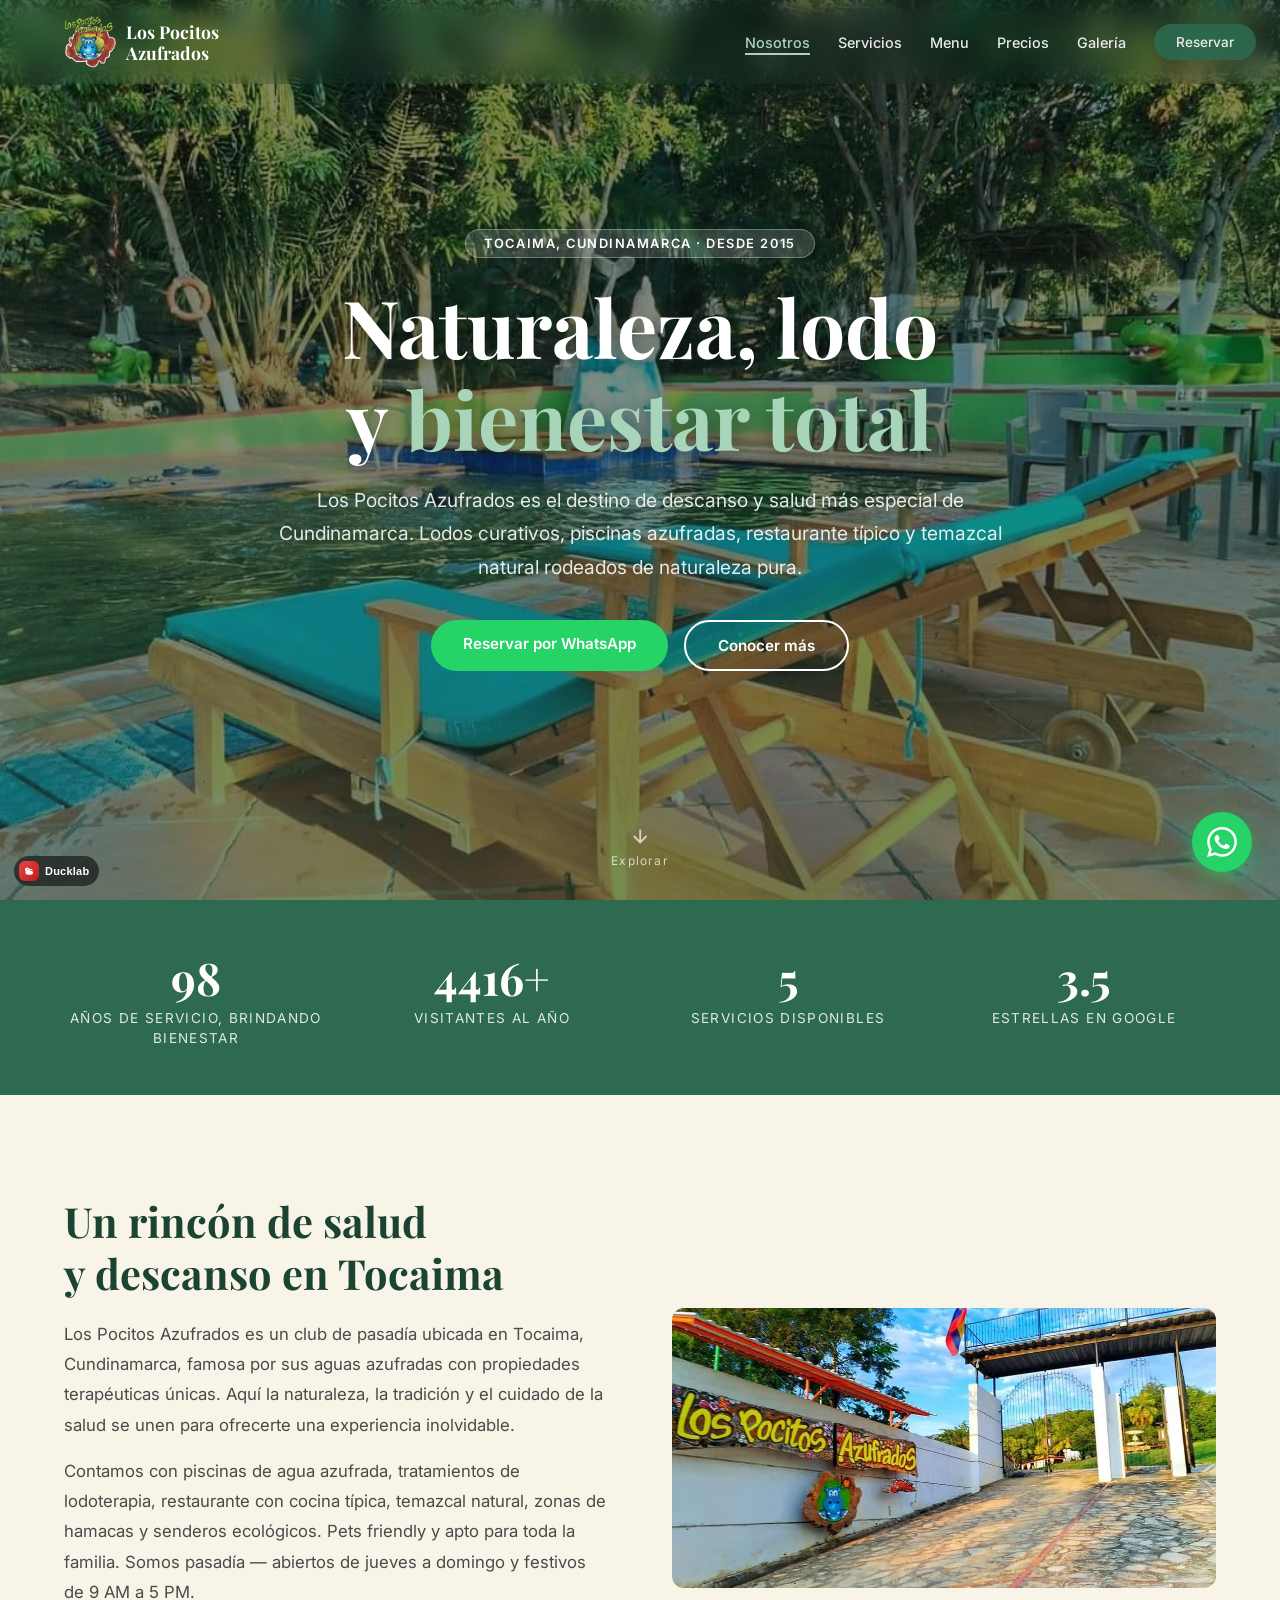
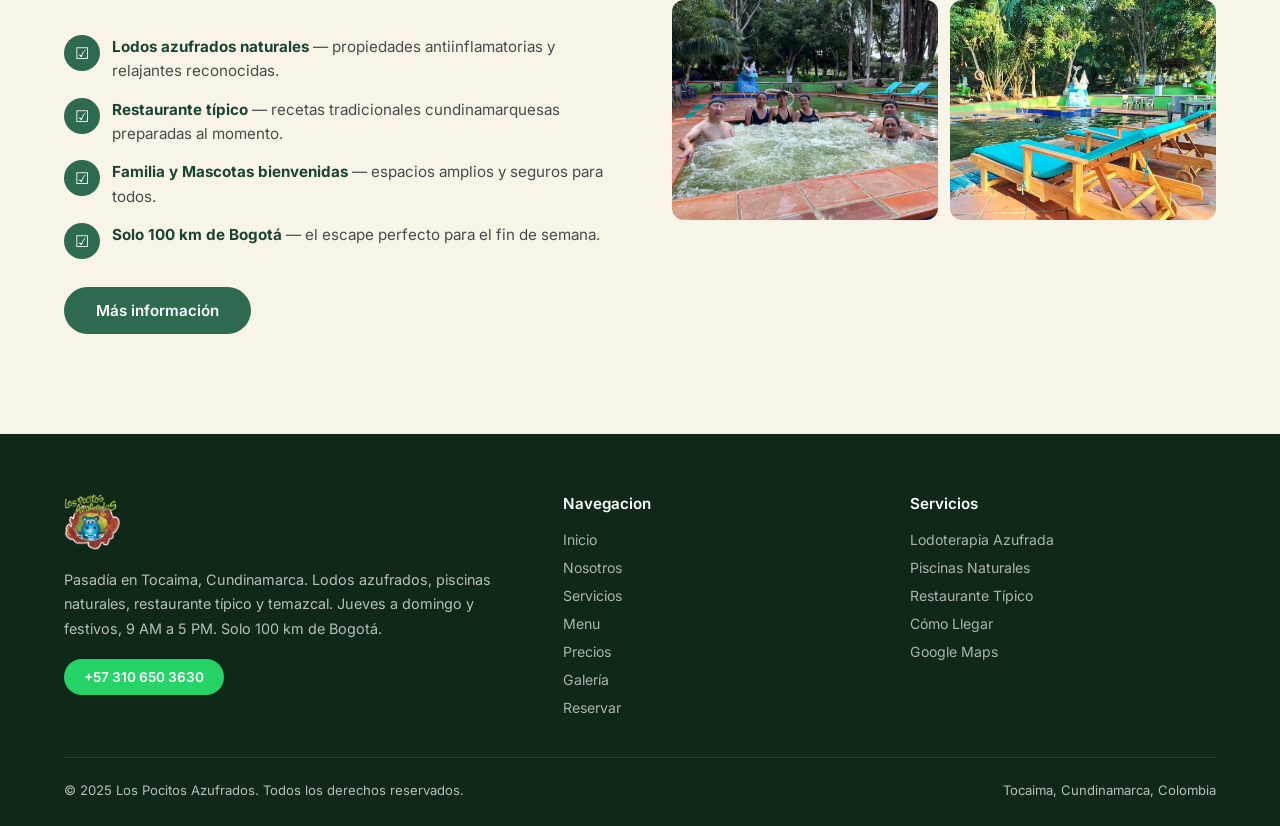
<file: pagina pocitos/index.html>
<!DOCTYPE html>
<html lang="es" prefix="og: https://ogp.me/ns#">
<head>
  <meta charset="UTF-8"/>
  <meta name="viewport" content="width=device-width, initial-scale=1.0"/>
  <link rel="icon" type="image/png" sizes="32x32" href="favicon-32.png"/>
  <link rel="icon" type="image/png" sizes="512x512" href="favicon-512.png"/>
  <link rel="apple-touch-icon" href="favicon-512.png"/>

  <title>Los Pocitos Azufrados | Lodos Azufrados · Tocaima, Cundinamarca</title>
  <meta name="description" content="Los Pocitos Azufrados – pasadía en Tocaima, Cundinamarca. Lodos azufrados, piscinas naturales, lodoterapia, restaurante y temazcal. Jueves a domingo y festivos. Reserva por WhatsApp +57 310 650 3630."/>
  <meta name="keywords" content="lodos azufrados Tocaima, pasadía Cundinamarca, lodoterapia Tocaima, piscinas naturales Colombia, Los Pocitos Azufrados, temazcal Tocaima, ecoturismo Tocaima"/>
  <meta name="author" content="Los Pocitos Azufrados"/>
  <meta name="robots" content="index, follow, max-image-preview:large, max-snippet:-1"/>
  <link rel="canonical" href="https://lospocitosazufrados.com/"/>

  <!-- GEO / LOCAL SEO -->
  <meta name="geo.region" content="CO-CUN"/>
  <meta name="geo.placename" content="Tocaima, Cundinamarca, Colombia"/>
  <meta name="geo.position" content="4.4789448;-74.6457954"/>
  <meta name="ICBM" content="4.4789448, -74.6457954"/>

  <!-- OPEN GRAPH -->
  <meta property="og:type" content="website"/>
  <meta property="og:site_name" content="Los Pocitos Azufrados"/>
  <meta property="og:url" content="https://lospocitosazufrados.com/"/>
  <meta property="og:title" content="Los Pocitos Azufrados | Lodos Azufrados en Tocaima, Cundinamarca"/>
  <meta property="og:description" content="Pasadía en Tocaima especializado en lodos azufrados y lodoterapia. Piscinas naturales, restaurante, temazcal y actividades para toda la familia. Jueves a domingo."/>
  <meta property="og:image" content="https://lospocitosazufrados.com/logo-los-pocitos-azufrados.png"/>
  <meta property="og:locale" content="es_CO"/>

  <!-- TWITTER CARD -->
  <meta name="twitter:card" content="summary_large_image"/>
  <meta name="twitter:title" content="Los Pocitos Azufrados | Lodos Azufrados · Tocaima"/>
  <meta name="twitter:description" content="Pasadía en Tocaima, Cundinamarca. Lodos azufrados, piscinas naturales, lodoterapia y temazcal para toda la familia. Jueves a domingo."/>
  <meta name="twitter:image" content="https://lospocitosazufrados.com/logo-los-pocitos-azufrados.png"/>

  <!-- PRECONNECT -->
  <link rel="preconnect" href="https://fonts.googleapis.com"/>
  <link rel="preconnect" href="https://fonts.gstatic.com" crossorigin/>
  <link rel="dns-prefetch" href="https://images.unsplash.com"/>

  <!-- FONTS -->
  <link href="https://fonts.googleapis.com/css2?family=Playfair+Display:wght@400;700&family=Inter:wght@300;400;500;600&display=swap" rel="stylesheet"/>

  <!-- SCHEMA.ORG -->
  <script type="application/ld+json">
  {
    "@context": "https://schema.org",
    "@type": ["LocalBusiness", "TouristAttraction"],
    "name": "Los Pocitos Azufrados",
    "description": "Pasadía en Tocaima, Cundinamarca. Lodos azufrados, piscinas naturales, lodoterapia, restaurante y temazcal. Abierto jueves a domingo y festivos.",
    "url": "https://lospocitosazufrados.com",
    "telephone": "+573106503630",
    "address": {
      "@type": "PostalAddress",
      "streetAddress": "km 3",
      "addressLocality": "Tocaima",
      "addressRegion": "Cundinamarca",
      "addressCountry": "CO"
    },
    "geo": {
      "@type": "GeoCoordinates",
      "latitude": 4.4789448,
      "longitude": -74.6457954
    },
    "openingHoursSpecification": [
      {"@type":"OpeningHoursSpecification","dayOfWeek":["Thursday","Friday","Saturday","Sunday"],"opens":"09:00","closes":"17:00"}
    ],
    "image": "https://lospocitosazufrados.com/logo-los-pocitos-azufrados.png",
    "priceRange": "$$",
    "currenciesAccepted": "COP"
  }
  </script>

  <style>
    *, *::before, *::after { box-sizing: border-box; margin: 0; padding: 0; }

    :root {
      --verde:        #2d6a4f;
      --verde-oscuro: #1b4332;
      --verde-claro:  #52b788;
      --crema:        #f8f4e8;
      --dorado:       #d4a843;
      --blanco:       #ffffff;
      --gris-texto:   #4a4a4a;
      --sombra:       0 4px 24px rgba(0,0,0,.15);
      --radio:        12px;
      --transicion:   .3s ease;
    }

    html { scroll-behavior: smooth; }
    body { font-family: 'Inter', sans-serif; color: var(--gris-texto); background: var(--blanco); overflow-x: hidden; }

    /* ── UTILIDADES ─────────────────────────────── */
    .container { max-width: 1200px; margin: 0 auto; padding: 0 24px; }
    .section-title { font-family: 'Playfair Display', serif; font-size: clamp(2rem, 4vw, 3rem); color: var(--verde-oscuro); text-align: center; margin-bottom: 16px; }
    .section-sub { text-align: center; font-size: 1.1rem; color: #666; margin-bottom: 60px; max-width: 640px; margin-left: auto; margin-right: auto; }
    .btn { display: inline-block; padding: 14px 32px; border-radius: 50px; font-weight: 600; font-size: .95rem; text-decoration: none; transition: var(--transicion); cursor: pointer; border: none; }
    .btn-primary { background: var(--verde); color: var(--blanco); }
    .btn-primary:hover { background: var(--verde-oscuro); transform: translateY(-2px); box-shadow: var(--sombra); }
    .btn-outline { background: transparent; color: var(--blanco); border: 2px solid var(--blanco); }
    .btn-outline:hover { background: var(--blanco); color: var(--verde-oscuro); }
    .btn-wa { background: #25d366; color: var(--blanco); }
    .btn-wa:hover { background: #1ebe5c; transform: translateY(-2px); box-shadow: var(--sombra); }

    /* ── NAVBAR ─────────────────────────────────── */
    .navbar {
      position: fixed; top: 0; left: 0; right: 0; z-index: 1000;
      padding: 16px 0;
      background: rgba(27, 67, 50, .15);
      backdrop-filter: blur(12px);
      -webkit-backdrop-filter: blur(12px);
      transition: var(--transicion);
    }
    .navbar.scrolled { background: rgba(27, 67, 50, .97); padding: 10px 0; box-shadow: var(--sombra); }
    .navbar .container { display: flex; align-items: center; justify-content: space-between; }
    .navbar-logo { display: flex; align-items: center; gap: 10px; text-decoration: none; }
    .navbar-logo img { height: 52px; width: auto; }
    .navbar-logo span { font-family: 'Playfair Display', serif; font-size: 1.1rem; color: var(--blanco); font-weight: 700; line-height: 1.2; display: none; }
    @media(min-width:600px){ .navbar-logo span { display: block; } }
    /* nav-links fuera del navbar para evitar problema con backdrop-filter */
    .nav-links {
      position: fixed; top: 0; right: 24px;
      height: 84px; /* misma altura del navbar */
      display: flex; align-items: center; gap: 28px; list-style: none;
      z-index: 1001;
    }
    .nav-links a { color: var(--blanco); text-decoration: none; font-size: .9rem; font-weight: 500; transition: var(--transicion); opacity: .9; }
    .nav-links a:hover { opacity: 1; color: #a8d5ba; }
    .nav-links .btn { padding: 10px 22px; font-size: .85rem; }
    .hamburger { display: none; flex-direction: column; gap: 5px; cursor: pointer; background: none; border: none; padding: 6px; z-index: 1002; position: relative; }
    .hamburger span { display: block; width: 24px; height: 2px; background: var(--blanco); border-radius: 2px; transition: var(--transicion); }
    .hamburger.open span:nth-child(1) { transform: translateY(7px) rotate(45deg); }
    .hamburger.open span:nth-child(2) { opacity: 0; }
    .hamburger.open span:nth-child(3) { transform: translateY(-7px) rotate(-45deg); }
    .nav-overlay { display: none; position: fixed; inset: 0; background: rgba(0,0,0,.5); z-index: 1000; }
    .nav-overlay.open { display: block; }
    @media(max-width:768px){
      .hamburger { display: flex; }
      .nav-links {
        display: flex; flex-direction: column; align-items: flex-start; gap: 0;
        position: fixed; top: 0; right: -280px; bottom: 0; width: 260px; height: auto;
        background: var(--verde-oscuro); z-index: 1001;
        padding: 80px 32px 40px; list-style: none;
        transition: right .3s ease; overflow-y: auto;
      }
      .nav-links.open { right: 0; }
      .nav-links li { width: 100%; border-bottom: 1px solid rgba(255,255,255,.1); }
      .nav-links li:last-child { border-bottom: none; margin-top: 20px; }
      .nav-links a { display: block; padding: 16px 0; font-size: 1.1rem; color: var(--blanco); opacity: 1; }
      .nav-links a.nav-active:not(.btn) { color: #a8d5ba; font-weight: 700; }
      .nav-links .btn { display: block; text-align: center; margin-top: 8px; padding: 14px 24px; }
    }

    /* ── HERO ────────────────────────────────────── */
    .hero {
      position: relative; min-height: 100vh; display: flex; align-items: center; justify-content: center;
      overflow: hidden; background: var(--verde-oscuro);
    }
    .hero-bg {
      position: absolute; inset: 0;
      background: url('fotos/hero.jpeg') center/cover no-repeat;
      transform-origin: center;
      animation: heroZoom 20s ease-in-out infinite alternate;
    }
    .hero-bg::after { content: ''; position: absolute; inset: 0; background: linear-gradient(to bottom, rgba(0,0,0,.45) 0%, rgba(27,67,50,.6) 100%); }
    @keyframes heroZoom { from { transform: scale(1); } to { transform: scale(1.08); } }
    .hero-content { position: relative; z-index: 1; text-align: center; padding: 0 24px; max-width: 780px; animation: fadeInUp .9s ease both; }
    @keyframes fadeInUp { from { opacity: 0; transform: translateY(30px); } to { opacity: 1; transform: none; } }
    .hero-badge { display: inline-block; background: rgba(255,255,255,.15); border: 1px solid rgba(255,255,255,.3); color: var(--blanco); font-size: .8rem; font-weight: 600; letter-spacing: .12em; text-transform: uppercase; padding: 6px 18px; border-radius: 50px; margin-bottom: 22px; backdrop-filter: blur(8px); }
    .hero-title { font-family: 'Playfair Display', serif; font-size: clamp(2.6rem, 7vw, 5rem); color: var(--blanco); line-height: 1.15; margin-bottom: 20px; text-shadow: 0 2px 20px rgba(0,0,0,.4); }
    .hero-title span { color: #a8d5ba; }
    .hero-desc { font-size: clamp(1rem, 2vw, 1.2rem); color: rgba(255,255,255,.88); line-height: 1.75; margin-bottom: 36px; }
    .hero-buttons { display: flex; gap: 16px; justify-content: center; flex-wrap: wrap; }
    .hero-scroll { position: absolute; bottom: 32px; left: 50%; transform: translateX(-50%); z-index: 1; animation: scrollDown 2s ease infinite; }
    .hero-scroll a { display: flex; flex-direction: column; align-items: center; gap: 6px; color: rgba(255,255,255,.7); text-decoration: none; font-size: .75rem; letter-spacing: .1em; }
    .hero-scroll svg { width: 22px; height: 22px; stroke: rgba(255,255,255,.7); fill: none; stroke-width: 2; }
    @keyframes scrollDown { 0%,100%{transform:translateX(-50%) translateY(0)} 50%{transform:translateX(-50%) translateY(8px)} }

    /* ── COUNTERS STRIP ──────────────────────────── */
    .counters { background: var(--verde); padding: 48px 0; }
    .counters-grid { display: grid; grid-template-columns: repeat(auto-fit, minmax(160px, 1fr)); gap: 32px; text-align: center; }
    .counter-item { color: var(--blanco); }
    .counter-num { font-family: 'Playfair Display', serif; font-size: 2.8rem; font-weight: 700; display: block; }
    .counter-label { font-size: .85rem; opacity: .85; text-transform: uppercase; letter-spacing: .1em; }

    /* ── NOSOTROS ────────────────────────────────── */
    .nosotros { padding: 100px 0; background: var(--crema); }
    .nosotros-grid { display: grid; grid-template-columns: 1fr 1fr; gap: 64px; align-items: center; }
    @media(max-width:768px){ .nosotros-grid { grid-template-columns: 1fr; } }
    .nosotros-text h2 { font-family: 'Playfair Display', serif; font-size: clamp(1.8rem, 3.5vw, 2.6rem); color: var(--verde-oscuro); margin-bottom: 20px; line-height: 1.25; }
    .nosotros-text p { font-size: 1.05rem; line-height: 1.8; color: var(--gris-texto); margin-bottom: 16px; }
    .nosotros-features { display: flex; flex-direction: column; gap: 14px; margin: 28px 0; }
    .nosotros-feature { display: flex; align-items: flex-start; gap: 12px; }
    .nosotros-feature .icon { width: 36px; height: 36px; min-width: 36px; background: var(--verde); border-radius: 50%; display: flex; align-items: center; justify-content:: center; color: var(--blanco); font-size: 1rem; }
    .nosotros-feature .icon { width: 36px; height: 36px; min-width: 36px; background: var(--verde); border-radius: 50%; display: flex; align-items: center; justify-content: center; color: var(--blanco); font-size: 1rem; }
    .nosotros-feature p { font-size: .95rem; line-height: 1.6; margin: 0; }
    .nosotros-feature strong { color: var(--verde-oscuro); }
    .nosotros-imgs { display: grid; grid-template-columns: 1fr 1fr; gap: 12px; }
    .nosotros-imgs img { width: 100%; height: 220px; object-fit: cover; border-radius: var(--radio); display: block; }
    .nosotros-imgs img:first-child { grid-column: 1 / -1; height: 280px; }

    /* ── SERVICIOS ───────────────────────────────── */
    .servicios { padding: 100px 0; background: var(--blanco); }
    .servicios-grid { display: grid; grid-template-columns: repeat(auto-fit, minmax(260px, 1fr)); gap: 28px; }
    .servicio-card { border-radius: var(--radio); overflow: hidden; box-shadow: var(--sombra); transition: var(--transicion); }
    .servicio-card:hover { transform: translateY(-6px); }
    .servicio-card img { width: 100%; height: 210px; object-fit: cover; display: block; }
    .servicio-body { padding: 24px; }
    .servicio-icon { font-size: 1.8rem; margin-bottom: 10px; }
    .servicio-body h3 { font-family: 'Playfair Display', serif; font-size: 1.3rem; color: var(--verde-oscuro); margin-bottom: 10px; }
    .servicio-body p { font-size: .93rem; line-height: 1.7; color: #666; }

    /* ── MENU ────────────────────────────────────── */
    .menu-section { padding: 100px 0; background: var(--crema); }
    .menu-photos { display: grid; grid-template-columns: 1fr 1fr; gap: 28px; margin-bottom: 48px; }
    @media(max-width:640px){ .menu-photos { grid-template-columns: 1fr; } }
    .menu-photo-card { border-radius: var(--radio); overflow: hidden; box-shadow: var(--sombra); }
    .menu-photo-card img { width: 100%; height: auto; display: block; }
    .menu-photo-card .caption { background: var(--verde-oscuro); color: var(--blanco); text-align: center; padding: 14px; font-family: 'Playfair Display', serif; font-size: 1.05rem; }
    .menu-cta { text-align: center; margin-top: 16px; }
    .menu-cta p { font-size: 1rem; color: #666; margin-bottom: 20px; }

    /* ── PRECIOS ─────────────────────────────────── */
    .precios { padding: 100px 0; background: var(--blanco); }
    .precios-grid { display: grid; grid-template-columns: repeat(auto-fit, minmax(240px, 1fr)); gap: 28px; }
    .precio-card { border-radius: var(--radio); border: 2px solid #e8f4ed; padding: 36px 28px; text-align: center; transition: var(--transicion); position: relative; overflow: hidden; }
    .precio-card:hover { border-color: var(--verde); transform: translateY(-4px); box-shadow: var(--sombra); }
    .precio-card.destacado { border-color: var(--verde); background: linear-gradient(135deg, #f0faf4, var(--blanco)); }
    .precio-card.destacado::before { content: 'MAS POPULAR'; position: absolute; top: 14px; right: -24px; background: var(--verde); color: var(--blanco); font-size: .65rem; font-weight: 700; letter-spacing: .1em; padding: 4px 36px; transform: rotate(45deg); }
    .precio-icon { font-size: 2.2rem; margin-bottom: 14px; }
    .precio-card h3 { font-family: 'Playfair Display', serif; font-size: 1.25rem; color: var(--verde-oscuro); margin-bottom: 8px; }
    .precio-valor { font-size: 2.4rem; font-weight: 700; color: var(--verde); margin-bottom: 6px; }
    .precio-valor span { font-size: 1rem; font-weight: 400; color: #888; }
    .precio-desc { font-size: .88rem; color: #777; line-height: 1.6; }

    /* ── GALERIA ─────────────────────────────────── */
    .galeria { padding: 100px 0; background: var(--verde-oscuro); }
    .galeria .section-title { color: var(--blanco); }
    .galeria .section-sub { color: rgba(255,255,255,.75); }
    .galeria-grid { display: grid; grid-template-columns: repeat(3, 1fr); grid-template-rows: auto; gap: 12px; }
    .galeria-grid .item { border-radius: 8px; overflow: hidden; }
    .galeria-grid .item img { width: 100%; height: 220px; object-fit: cover; display: block; transition: transform .4s ease; }
    .galeria-grid .item:hover img { transform: scale(1.05); }
    .galeria-grid .item.wide { grid-column: span 2; }
    .galeria-grid .item.wide img { height: 280px; }
    @media(max-width:640px){ .galeria-grid { grid-template-columns: 1fr; } .galeria-grid .item.wide { grid-column: span 1; } .galeria-grid .item img, .galeria-grid .item.wide img { height: 200px; } }

    /* ── RESENAS ─────────────────────────────────── */
    .reseñas { padding: 100px 0; background: var(--crema); }
    .reseñas-grid { display: grid; grid-template-columns: repeat(auto-fit, minmax(270px, 1fr)); gap: 24px; }
    .reseña-card { background: var(--blanco); border-radius: var(--radio); padding: 28px; box-shadow: 0 2px 12px rgba(0,0,0,.07); }
    .reseña-stars { color: #f4b400; font-size: 1.1rem; margin-bottom: 12px; }
    .reseña-text { font-size: .93rem; line-height: 1.75; color: var(--gris-texto); font-style: italic; margin-bottom: 18px; }
    .reseña-author { display: flex; align-items: center; gap: 12px; }
    .reseña-avatar { width: 42px; height: 42px; border-radius: 50%; background: var(--verde); display: flex; align-items: center; justify-content: center; color: var(--blanco); font-weight: 700; font-size: 1rem; }
    .reseña-author-name { font-weight: 600; color: var(--verde-oscuro); font-size: .9rem; }
    .reseña-author-date { font-size: .78rem; color: #999; }
    .reseña-ver-mas { text-align: center; margin-top: 36px; }

    /* ── MAPA ────────────────────────────────────── */
    .mapa-section { padding: 80px 0; background: var(--blanco); }
    .mapa-grid { display: grid; grid-template-columns: 1fr 1.4fr; gap: 48px; align-items: start; }
    @media(max-width:768px){ .mapa-grid { grid-template-columns: 1fr; } }
    .mapa-info h3 { font-family: 'Playfair Display', serif; font-size: 1.7rem; color: var(--verde-oscuro); margin-bottom: 20px; }
    .mapa-info-item { display: flex; gap: 14px; margin-bottom: 18px; }
    .mapa-info-item .icon { color: var(--verde); font-size: 1.3rem; min-width: 24px; }
    .mapa-info-item p { font-size: .95rem; line-height: 1.6; color: var(--gris-texto); margin: 0; }
    .mapa-info-item strong { color: var(--verde-oscuro); }
    .mapa-embed iframe { width: 100%; height: 380px; border: 0; border-radius: var(--radio); box-shadow: var(--sombra); }

    /* ── CONTACTO ────────────────────────────────── */
    .contacto { padding: 100px 0; background: var(--verde-oscuro); }
    .contacto .section-title { color: var(--blanco); }
    .contacto .section-sub { color: rgba(255,255,255,.75); }
    .contacto-grid { display: grid; grid-template-columns: 1fr 1fr; gap: 56px; align-items: start; }
    @media(max-width:768px){ .contacto-grid { grid-template-columns: 1fr; } }
    .contacto-form { background: rgba(255,255,255,.07); backdrop-filter: blur(8px); border: 1px solid rgba(255,255,255,.12); border-radius: var(--radio); padding: 36px; }
    .form-group { margin-bottom: 20px; }
    .form-group label { display: block; color: rgba(255,255,255,.85); font-size: .88rem; font-weight: 500; margin-bottom: 7px; }
    .form-group input, .form-group select, .form-group textarea { width: 100%; padding: 12px 16px; background: rgba(255,255,255,.1); border: 1px solid rgba(255,255,255,.2); border-radius: 8px; color: var(--blanco); font-size: .93rem; font-family: inherit; transition: var(--transicion); }
    .form-group input::placeholder, .form-group textarea::placeholder { color: rgba(255,255,255,.45); }
    .form-group input:focus, .form-group select:focus, .form-group textarea:focus { outline: none; border-color: var(--verde-claro); background: rgba(255,255,255,.14); }
    .form-group select option { background: var(--verde-oscuro); color: var(--blanco); }
    .form-group textarea { resize: vertical; min-height: 100px; }
    .form-submit { width: 100%; padding: 15px; background: #25d366; color: var(--blanco); border: none; border-radius: 50px; font-size: 1rem; font-weight: 700; cursor: pointer; transition: var(--transicion); }
    .form-submit:hover { background: #1ebe5c; transform: translateY(-2px); }
    .contacto-info { color: var(--blanco); }
    .contacto-info h3 { font-family: 'Playfair Display', serif; font-size: 1.6rem; margin-bottom: 24px; }
    .contacto-dato { display: flex; gap: 14px; margin-bottom: 20px; }
    .contacto-dato .icon { color: var(--verde-claro); font-size: 1.3rem; min-width: 24px; }
    .contacto-dato p { font-size: .95rem; line-height: 1.6; color: rgba(255,255,255,.85); margin: 0; }
    .contacto-dato strong { color: var(--blanco); }
    .horario-item { display: flex; justify-content: space-between; padding: 8px 0; border-bottom: 1px solid rgba(255,255,255,.1); font-size: .9rem; color: rgba(255,255,255,.8); }
    .horario-item:last-child { border-bottom: none; }
    .horario-item .estado-abierto { color: #69d59e; font-weight: 600; }
    .horario-item .estado-cerrado { color: #ff7b7b; }

    /* ── WA FLOTANTE ─────────────────────────────── */
    .wa-float {
      position: fixed; bottom: 28px; right: 28px; z-index: 900;
      width: 60px; height: 60px; background: #25d366; border-radius: 50%;
      display: flex; align-items: center; justify-content: center;
      box-shadow: 0 6px 20px rgba(37,211,102,.5);
      text-decoration: none; transition: var(--transicion);
      animation: waPulse 3s ease infinite;
    }
    .wa-float:hover { background: #1ebe5c; transform: scale(1.1); animation: none; }
    .wa-float svg { width: 30px; height: 30px; fill: var(--blanco); }
    @keyframes waPulse {
      0%,100%{ box-shadow: 0 6px 20px rgba(37,211,102,.5); }
      50%{ box-shadow: 0 6px 36px rgba(37,211,102,.8), 0 0 0 12px rgba(37,211,102,.12); }
    }

    /* ── FOOTER ──────────────────────────────────── */
    footer { background: #0f2818; padding: 60px 0 28px; color: rgba(255,255,255,.7); }
    .footer-grid { display: grid; grid-template-columns: 1.5fr 1fr 1fr; gap: 40px; margin-bottom: 40px; }
    @media(max-width:768px){ .footer-grid { grid-template-columns: 1fr; } }
    .footer-brand img { height: 56px; margin-bottom: 14px; }
    .footer-brand p { font-size: .9rem; line-height: 1.7; margin-bottom: 18px; }
    .footer-col h4 { color: var(--blanco); font-size: .95rem; font-weight: 600; margin-bottom: 16px; }
    .footer-col ul { list-style: none; display: flex; flex-direction: column; gap: 8px; }
    .footer-col a { color: rgba(255,255,255,.65); text-decoration: none; font-size: .88rem; transition: var(--transicion); }
    .footer-col a:hover { color: var(--blanco); }
    .footer-bottom { border-top: 1px solid rgba(255,255,255,.1); padding-top: 24px; display: flex; justify-content: space-between; align-items: center; flex-wrap: wrap; gap: 12px; font-size: .82rem; }

    /* ── QUE INCLUYE ─────────────────────────────── */
    .incluye-section { padding: 100px 0; background: var(--blanco); }
    .incluye-grid { display: grid; grid-template-columns: 1fr 1fr; gap: 28px; }
    @media(max-width:768px){ .incluye-grid { grid-template-columns: 1fr; } }
    .incluye-card { display: flex; gap: 20px; align-items: flex-start; background: var(--crema); border-radius: var(--radio); padding: 28px; transition: var(--transicion); }
    .incluye-card:hover { transform: translateY(-3px); box-shadow: var(--sombra); }
    .incluye-icon { min-width: 52px; height: 52px; border-radius: 50%; display: flex; align-items: center; justify-content: center; font-size: 1.6rem; }
    .incluye-body h3 { font-family: 'Playfair Display', serif; font-size: 1.1rem; color: var(--verde-oscuro); margin-bottom: 10px; }
    .incluye-body p { font-size: .9rem; line-height: 1.75; color: var(--gris-texto); margin: 0; }
    .incluye-body em { color: #c0392b; font-style: normal; font-weight: 600; }

    /* ── AVISOS ──────────────────────────────────── */
    .avisos-section { padding: 80px 0; background: #fff8f0; border-top: 4px solid var(--dorado); }
    .avisos-grid { display: grid; grid-template-columns: repeat(auto-fit, minmax(260px, 1fr)); gap: 20px; margin-top: 48px; }
    .aviso-card { background: var(--blanco); border-radius: var(--radio); padding: 22px; border-left: 4px solid var(--dorado); box-shadow: 0 2px 8px rgba(0,0,0,.06); }
    .aviso-card.rojo { border-left-color: #e74c3c; }
    .aviso-card.verde { border-left-color: var(--verde); }
    .aviso-titulo { display: flex; align-items: center; gap: 10px; font-weight: 700; color: var(--verde-oscuro); margin-bottom: 8px; font-size: .95rem; }
    .aviso-titulo .ico { font-size: 1.2rem; }
    .aviso-card p { font-size: .88rem; line-height: 1.65; color: var(--gris-texto); margin: 0; }

    /* ── OPINION ─────────────────────────────────── */
    .opinion-section { padding: 100px 0; background: var(--verde-oscuro); }
    .opinion-section .section-title { color: var(--blanco); }
    .opinion-section .section-sub { color: rgba(255,255,255,.75); }
    .opinion-grid { display: grid; grid-template-columns: 1fr 1fr; gap: 40px; align-items: start; }
    @media(max-width:768px){ .opinion-grid { grid-template-columns: 1fr; } }

    .opinion-form-wrap { background: rgba(255,255,255,.08); border: 1px solid rgba(255,255,255,.14); border-radius: var(--radio); padding: 36px; }
    .opinion-form-wrap h3 { font-family: 'Playfair Display', serif; font-size: 1.4rem; color: var(--blanco); margin-bottom: 6px; }
    .opinion-sub { font-size: .88rem; color: rgba(255,255,255,.65); margin-bottom: 24px; }
    .opinion-field { margin-bottom: 18px; }
    .opinion-field label { display: block; color: rgba(255,255,255,.85); font-size: .88rem; font-weight: 500; margin-bottom: 7px; }
    .opinion-field input, .opinion-field textarea { width: 100%; padding: 12px 16px; background: rgba(255,255,255,.1); border: 1px solid rgba(255,255,255,.2); border-radius: 8px; color: var(--blanco); font-size: .93rem; font-family: inherit; }
    .opinion-field input::placeholder, .opinion-field textarea::placeholder { color: rgba(255,255,255,.4); }
    .opinion-field input:focus, .opinion-field textarea:focus { outline: none; border-color: var(--verde-claro); }
    .opinion-field textarea { min-height: 110px; resize: vertical; }

    .star-selector { display: flex; gap: 8px; margin-bottom: 4px; }
    .star-selector .star { font-size: 2rem; color: rgba(255,255,255,.25); cursor: pointer; transition: color .15s, transform .15s; line-height: 1; }
    .star-selector .star:hover, .star-selector .star.activa { color: #f4b400; }
    .star-selector .star:hover { transform: scale(1.2); }

    .opinion-google-card { background: var(--blanco); border-radius: var(--radio); padding: 32px; text-align: center; margin-bottom: 16px; }
    .og-logo { width: 56px; height: 56px; background: linear-gradient(135deg,#4285f4,#34a853,#fbbc05,#ea4335); border-radius: 50%; display: flex; align-items: center; justify-content: center; color: var(--blanco); font-size: 1.6rem; font-weight: 900; margin: 0 auto 16px; }
    .opinion-google-card h3 { font-family: 'Playfair Display', serif; color: var(--verde-oscuro); font-size: 1.2rem; margin-bottom: 12px; }
    .opinion-google-card p { font-size: .9rem; color: #666; line-height: 1.65; margin-bottom: 18px; }
    .og-stars { color: #f4b400; font-size: 1.8rem; margin-bottom: 20px; letter-spacing: 2px; }
    .og-tip { background: rgba(255,255,255,.08); border: 1px solid rgba(255,255,255,.14); border-radius: 10px; padding: 16px; display: flex; gap: 12px; align-items: flex-start; }
    .og-tip span { font-size: 1.3rem; }
    .og-tip p { font-size: .88rem; color: rgba(255,255,255,.8); margin: 0; line-height: 1.6; }

    /* ── MOBILE GLOBAL ───────────────────────────── */
    @media(max-width:768px){
      .nosotros, .servicios, .incluye-section, .menu-section,
      .precios, .galeria, .reseñas, .opinion-section,
      .mapa-section, .contacto, .avisos-section { padding: 60px 0; }
      .section-title { font-size: 1.8rem !important; }
      .section-sub { font-size: .95rem !important; margin-bottom: 36px !important; }
      .nosotros-imgs { grid-template-columns: 1fr !important; }
      .nosotros-imgs img { height: 200px !important; }
      .nosotros-imgs img:first-child { height: 220px !important; grid-column: 1 !important; }
      .incluye-card { flex-direction: column; gap: 12px; padding: 20px; }
      .incluye-icon { min-width: 44px; height: 44px; font-size: 1.3rem; }
      .precio-valor { font-size: 1.8rem; }
      .contacto-form { padding: 22px; }
      .opinion-form-wrap { padding: 22px; }
      .hero-title { font-size: 2.2rem !important; }
      .counter-num { font-size: 2.1rem; }
      .footer-grid { gap: 24px; }
    }
    @media(max-width:480px){
      .nosotros, .servicios, .incluye-section, .menu-section,
      .precios, .galeria, .reseñas, .opinion-section,
      .mapa-section, .contacto, .avisos-section { padding: 48px 0; }
      .precios-grid { grid-template-columns: 1fr !important; }
      .avisos-grid { grid-template-columns: 1fr !important; }
    }

    /* ── PAGINAS SHOW/HIDE ───────────────────────── */
    [data-page] { display: none; }
    [data-page].page-visible { display: block; }
    .counters[data-page].page-visible { display: block; }

    /* Nav link activo */
    .nav-links a.nav-active:not(.btn) {
      color: #a8d5ba !important;
      opacity: 1 !important;
      border-bottom: 2px solid #a8d5ba;
      padding-bottom: 2px;
    }

    /* ── REVEAL ANIMATION ────────────────────────── */
    .reveal { opacity: 0; transform: translateY(28px); transition: opacity .7s ease, transform .7s ease; }
    .reveal.visible { opacity: 1; transform: none; }
  </style>
</head>
<body>

<!-- ████ NAVBAR ████ -->
<nav class="navbar" id="navbar">
  <div class="container">
    <a href="#inicio" class="navbar-logo">
      <img src="logo-los-pocitos-azufrados.png" alt="Los Pocitos Azufrados" onerror="this.style.display='none'"/>
      <span>Los Pocitos<br>Azufrados</span>
    </a>
    <button class="hamburger" id="hamburger" aria-label="Menu">
      <span></span><span></span><span></span>
    </button>
  </div>
</nav>
<!-- Drawer fuera del navbar para que position:fixed no quede atrapado por backdrop-filter -->
<ul class="nav-links" id="navLinks">
  <li><a href="#" onclick="mostrarPagina('nosotros');cerrarMenu();return false;" data-nav="nosotros" class="nav-active">Nosotros</a></li>
  <li><a href="#" onclick="mostrarPagina('servicios');cerrarMenu();return false;" data-nav="servicios">Servicios</a></li>
  <li><a href="#" onclick="mostrarPagina('menu');cerrarMenu();return false;" data-nav="menu">Menu</a></li>
  <li><a href="#" onclick="mostrarPagina('precios');cerrarMenu();return false;" data-nav="precios">Precios</a></li>
  <li><a href="#" onclick="mostrarPagina('galeria');cerrarMenu();return false;" data-nav="galeria">Galería</a></li>
  <li><a href="#" onclick="mostrarPagina('reservar');cerrarMenu();return false;" data-nav="reservar" class="btn btn-primary">Reservar</a></li>
</ul>
<div class="nav-overlay" id="navOverlay"></div>
 
<!-- ████ HERO ████ -->
<section class="hero" id="inicio">
  <div class="hero-bg" id="heroBg"></div>
  <div class="hero-content">
    <span class="hero-badge">Tocaima, Cundinamarca · Desde 2015</span>
    <h1 class="hero-title">
      Naturaleza, lodo<br>y <span>bienestar total</span>
    </h1>
    <p class="hero-desc">
      Los Pocitos Azufrados es el destino de descanso y salud más especial de Cundinamarca.
      Lodos curativos, piscinas azufradas, restaurante típico y temazcal natural rodeados de naturaleza pura.
    </p>
    <div class="hero-buttons">
      <a href="https://wa.me/573106503630?text=Hola%21+Quiero+reservar+en+Los+Pocitos+Azufrados" class="btn btn-wa" target="_blank" rel="noopener">
        Reservar por WhatsApp
      </a>
      <a href="#" onclick="mostrarPagina('nosotros');return false;" class="btn btn-outline">Conocer más</a>
    </div>
  </div>
  <div class="hero-scroll">
    <a href="#nosotros">
      <svg viewBox="0 0 24 24"><path d="M12 5v14M5 12l7 7 7-7"/></svg>
      Explorar
    </a>
  </div>
</section>

<!-- ████ COUNTERS ████ -->
<div class="counters" data-page="nosotros">
  <div class="container">
    <div class="counters-grid">
      <div class="counter-item">
        <span class="counter-num" data-target="111">0</span>
        <span class="counter-label">Años de servicio, brindando bienestar</span>
      </div>
      <div class="counter-item">
        <span class="counter-num" data-target="5000" data-suffix="+">0</span>
        <span class="counter-label">Visitantes al año</span>
      </div>
      <div class="counter-item">
        <span class="counter-num" data-target="6">0</span>
        <span class="counter-label">Servicios disponibles</span>
      </div>
      <div class="counter-item">
        <span class="counter-num" data-target="4" data-decimal="true">0</span>
        <span class="counter-label">Estrellas en Google</span>
      </div>
    </div>
  </div>
</div>

<!-- ████ NOSOTROS ████ -->
<section class="nosotros" id="nosotros" data-page="nosotros">
  <div class="container">
    <div class="nosotros-grid">
      <div class="nosotros-text reveal">
        <h2>Un rincón de salud<br>y descanso en Tocaima</h2>
        <p>
          Los Pocitos Azufrados es un club de pasadía ubicada en Tocaima, Cundinamarca,
          famosa por sus aguas azufradas con propiedades terapéuticas únicas. Aquí la naturaleza,
          la tradición y el cuidado de la salud se unen para ofrecerte una experiencia inolvidable.
        </p>
        <p>
          Contamos con piscinas de agua azufrada, tratamientos de lodoterapia, restaurante con cocina típica,
          temazcal natural, zonas de hamacas y senderos ecológicos. Pets friendly y apto para toda la familia.
          Somos pasadía — abiertos de jueves a domingo y festivos de 9 AM a 5 PM.
        </p>
        <div class="nosotros-features">
          <div class="nosotros-feature">
            <div class="icon">&#9745;</div>
            <p><strong>Lodos azufrados naturales</strong> — propiedades antiinflamatorias y relajantes reconocidas.</p>
          </div>
          <div class="nosotros-feature">
            <div class="icon">&#9745;</div>
            <p><strong>Restaurante típico</strong> — recetas tradicionales cundinamarquesas preparadas al momento.</p>
          </div>
          <div class="nosotros-feature">
            <div class="icon">&#9745;</div>
            <p><strong>Familia y Mascotas bienvenidas</strong> — espacios amplios y seguros para todos.</p>
          </div>
          <div class="nosotros-feature">
            <div class="icon">&#9745;</div>
            <p><strong>Solo 100 km de Bogotá</strong> — el escape perfecto para el fin de semana.</p>
          </div>
        </div>
        <a href="https://wa.me/573106503630?text=Hola%21+Quiero+información+sobre+Los+Pocitos+Azufrados" class="btn btn-primary" target="_blank" rel="noopener">
          Más información
        </a>
      </div>
      <div class="nosotros-imgs reveal">
        <img src="fotos/entradapocitos.jpeg"
             onerror="this.src='https://images.unsplash.com/photo-1571896349842-33c89424de2d?w=900&auto=format'"
             alt="Entrada Los Pocitos Azufrados Tocaima"/>
        <img src="fotos/foto4.jpeg"
             onerror="this.src='https://images.unsplash.com/photo-1540555700478-4be289fbecef?w=600&auto=format'"
             alt="Piscina azufrada con visitantes"/>
        <img src="fotos/foto6.jpeg"
             onerror="this.src='https://images.unsplash.com/photo-1530305408560-82d13781b33a?w=600&auto=format'"
             alt="Zona de descanso y piscinas"/>
      </div>
    </div>
  </div>
</section>

<!-- ████ SERVICIOS ████ -->
<section class="servicios" id="servicios" data-page="servicios">
  <div class="container">
    <h2 class="section-title reveal">Nuestros Servicios</h2>
    <p class="section-sub reveal">Todo lo que necesitas para descansar, sanarte y disfrutar en un solo lugar.</p>
    <div class="servicios-grid">
      <div class="servicio-card reveal">
        <img src="fotos/nosotros-lodo1.jpeg"
             onerror="this.src='https://images.unsplash.com/photo-1540555700478-4be289fbecef?w=600&auto=format'"
             alt="Lodoterapia azufrada en Los Pocitos"/>
        <div class="servicio-body">
          <div class="servicio-icon">&#127774;</div>
          <h3>Lodoterapia Azufrada</h3>
          <p>Aplícate el lodo azufrado que brota naturalmente del suelo de Tocaima en todo el cuerpo, déjalo actuar 30 minutos y siente cómo alivia artritis, dolores musculares, problemas de piel y estrés. Una experiencia terapéutica única en Colombia.</p>
        </div>
      </div>
      <div class="servicio-card reveal">
        <img src="fotos/foto4.jpeg"
             onerror="this.src='https://images.unsplash.com/photo-1544551763-46a013bb70d5?w=600&auto=format'"
             alt="Piscinas naturales azufradas Los Pocitos"/>
        <div class="servicio-body">
          <div class="servicio-icon">&#128166;</div>
          <h3>Piscinas Azufradas</h3>
          <p>Disfruta de nuestras piscinas de agua azufrada a temperatura natural. Perfectas para relajarse y recibir los beneficios terapéuticos del agua mineral en familia.</p>
        </div>
      </div>
      <div class="servicio-card reveal">
        <img src="fotos/servicio-restaurante.jpeg"
             onerror="this.src='https://images.unsplash.com/photo-1555396273-367ea4eb4db5?w=600&auto=format'"
             alt="Restaurante típico Los Pocitos Azufrados"/>
        <div class="servicio-body">
          <div class="servicio-icon">&#127859;</div>
          <h3>Restaurante Típico</h3>
          <p>Cocina regional cundinamarquesa elaborada con productos frescos. Especialidades de la casa, pescados frescos, jugos naturales y mucho más para completar tu día.</p>
        </div>
      </div>
      <div class="servicio-card reveal">
        <img src="fotos/temascal.jpeg"
             onerror="this.src='https://images.unsplash.com/photo-1544161515-4ab6ce6db874?w=600&auto=format'"
             alt="Temazcal Los Pocitos Azufrados"/>
        <div class="servicio-body">
          <div class="servicio-icon">&#128293;</div>
          <h3>Temazcal</h3>
          <p>Experiencia de purificación ancestral en nuestra cabaña de vapor. El calor y las plantas medicinales limpian cuerpo y mente en una sesión guiada única en la region.</p>
        </div>
      </div>
    </div>
  </div>
</section>

<!-- ████ QUE INCLUYE ████ -->
<section class="incluye-section" id="incluye" data-page="servicios">
  <div class="container">
    <h2 class="section-title reveal">&#191;Qué incluye tu entrada?</h2>
    <p class="section-sub reveal">Todo lo que puedes disfrutar el día que nos visites, sin costos adicionales.</p>
    <div class="incluye-grid">

      <div class="incluye-card reveal">
        <div class="incluye-icon" style="background:#1b6e3a">&#128166;</div>
        <div class="incluye-body">
          <h3>Piscina de Agua Azufrada Natural</h3>
          <p>Nuestra piscina es <strong>100% agua azufrada natural a temperatura ambiente</strong> — no son termales ni aguas calientes. El azufre viene directamente de la tierra y sus propiedades son reales: ayuda con la artritis, problemas de piel, manchas, granitos, inflamación muscular y mejora la circulación. Es normal que huela fuerte, especialmente cuando hay sol; eso es el azufre reaccionando con el calor y es completamente inofensivo.</p>
        </div>
      </div>

      <div class="incluye-card reveal">
        <div class="incluye-icon" style="background:#5a3e2b">&#127774;</div>
        <div class="incluye-body">
          <h3>Zona de Lodoterapia — Barro Medicinal</h3>
          <p>En nuestra zona de lodo vas directamente a aplicarte el barro tu mismo: <strong>con tus manos te lo restriegas por todo el cuerpo</strong> y lo dejas actuar durante <strong>30 minutos</strong>. En ese tiempo puedes caminar por la finca, hacer el sendero, descansar en la hamaca — tienes libertad total. Dos cosas importantes: <em>no puedes acercarte a la piscina con el barro puesto</em> (para mantener el agua limpia) y <em>no entres a los baños con el lodo encima</em> porque el piso se vuelve muy resbaloso.</p>
          <p style="margin-top:10px">Sus beneficios son reales y acumulativos: <strong>alivia la artritis, el reumatismo y dolores articulares; reduce la inflamación muscular; mejora la circulación sanguínea; estimula la producción de colágeno; elimina células muertas y toxinas; ayuda con granitos, manchas, eczema y problemas de piel.</strong> No cura todo en un solo día, pero cada visita suma. Pregunta al personal cómo aplicarlo según tu necesidad específica.</p>
        </div>
      </div>

      <div class="incluye-card reveal">
        <div class="incluye-icon" style="background:#2d6a4f">&#127795;</div>
        <div class="incluye-body">
          <h3>Zona de Caminata y Sendero Ecológico</h3>
          <p>Incluye dos opciones: una <strong>caminata pavimentada de 5 minutos</strong>, tranquila y apta para cualquier persona; y la <strong>caminata ecológica hasta el alto de la montaña</strong>, donde puedes recorrer el sendero natural, disfrutar el paisaje y volver a bañar con el agua azufrada. Una experiencia de naturaleza completa.</p>
        </div>
      </div>

      <div class="incluye-card reveal">
        <div class="incluye-icon" style="background:#c0392b">&#128293;</div>
        <div class="incluye-body">
          <h3>Temazcal — Sauna Natural</h3>
          <p>Nuestro temazcal es un <strong>sauna natural hecho de barro</strong>, calentado por el sol de forma completamente orgánica — entre más sol haya ese día, más intenso será el calor adentro. Dentro se colocan <strong>piedras volcánicas</strong> sobre las que se hacen vaporizaciones de <strong>eucalipto y plantas medicinales</strong>, generando un vapor curativo 100% natural.</p>
          <p style="margin-top:10px">Sus beneficios son potentes: <strong>desintoxica el cuerpo eliminando hasta un litro de sudor con toxinas como ácido úrico y urea; limpia profundamente la piel; despeja las vías respiratorias; dilata los vasos sanguíneos y mejora la circulación; relaja músculos y articulaciones; y reduce significativamente el estrés y la ansiedad.</strong> Una sesión completa produce una relajación profunda comparable a horas de descanso. <em>No pueden ingresar bebés ni personas con taquicardia, enfermedades cardiovasculares o presion arterial baja. Entra bien hidratado y sal si sientes mareo.</em></p>
        </div>
      </div>

    </div>
  </div>
</section>

<!-- ████ MENU ████ -->
<section class="menu-section" id="menu" data-page="menu">
  <div class="container">
    <h2 class="section-title reveal">Nuestra Carta</h2>
    <p class="section-sub reveal">Sabores autenticos de la region. Pescados frescos, carnes, desayunos y especialidades de la casa.</p>
    <div class="menu-photos reveal">
      <div class="menu-photo-card">
        <img src="carta-carnes-pescados.jpg"
             onerror="this.src='https://images.unsplash.com/photo-1544025162-d76694265947?w=800&auto=format'"
             alt="Carta de carnes, menu de la casa y pescados"/>
        <div class="caption">Carnes, Pescados y Menu de la Casa</div>
      </div>
      <div class="menu-photo-card">
        <img src="carta-entradas-desayunos.jpg"
             onerror="this.src='https://images.unsplash.com/photo-1533089860892-a7c6f0a88666?w=800&auto=format'" alt="Carta de entradas, desayunos y adicionales"/>
        <div class="caption">Entradas, Desayunos y Adicionales</div>
      </div>
    </div>
    <div class="menu-cta reveal">
      <p>Hacemos pedidos especiales para grupos y eventos. Consultanos por WhatsApp.</p>
      <a href="https://wa.me/573106503630?text=Hola%21+Quiero+consultar+el+menu+y+disponibilidad" class="btn btn-wa" target="_blank" rel="noopener">
        Consultar por WhatsApp
      </a>
    </div>
  </div>
</section>

<!-- ████ PRECIOS ████ -->
<section class="precios" id="precios" data-page="precios">
  <div class="container">
    <h2 class="section-title reveal">Tarifas de Entrada</h2>
    <p class="section-sub reveal">Precios de ingreso al club. El restaurante se cobra aparte según lo que consumas.</p>
    <div class="precios-grid">
      <div class="precio-card reveal">
        <div class="precio-icon">&#128103;</div>
        <h3>Niños menores de 7 años</h3>
        <div class="precio-valor">$25.000 <span>/ niño</span></div>
        <p class="precio-desc">Menores de 7 años. Incluye acceso a piscinas azufradas, zona de lodos y caminata. Uso del gorro de natación obligatorio.</p>
      </div>
      <div class="precio-card destacado reveal">
        <div class="precio-icon">&#128100;</div>
        <h3>Adultos (7 años en adelante)</h3>
        <div class="precio-valor">$30.000 <span>/ persona</span></div>
        <p class="precio-desc">Acceso completo: piscina azufrada, lodoterapia, caminata ecológica, temazcal y zona de descanso. Uso del gorro de natación obligatorio.</p>
      </div>
      <div class="precio-card reveal">
        <div class="precio-icon">&#128054;</div>
        <h3>Mascotas</h3>
        <div class="precio-valor">$10.000 <span>/ mascota</span></div>
        <p class="precio-desc">Tu mascota puede acompañarte en las zonas permitidas del club, pero no puede ingresar a las zonas húmedas.</p>
      </div>
    </div>
  </div>
</section>

<!-- ████ GALERIA ████ -->
<section class="galeria" id="galeria" data-page="galeria">
  <div class="container">
    <h2 class="section-title reveal">Galería de Fotos</h2>
    <p class="section-sub reveal">Conoce los espacios, las piscinas y los momentos que te esperan en Los Pocitos Azufrados.</p>
    <div class="galeria-grid reveal">
      <div class="item wide">
        <img src="fotos/foto4.jpeg"
             onerror="this.src='https://images.unsplash.com/photo-1571896349842-33c89424de2d?w=1200&auto=format'"
             alt="Visitantes disfrutando la piscina azufrada"/>
      </div>
      <div class="item">
        <img src="fotos/entradapocitos.jpeg"
             onerror="this.src='https://images.unsplash.com/photo-1441974231531-c6227db76b6e?w=600&auto=format'"
             alt="Entrada Los Pocitos Azufrados Tocaima"/>
      </div>
      <div class="item">
        <img src="fotos/vistaclub.jpeg"
             onerror="this.src='https://images.unsplash.com/photo-1530305408560-82d13781b33a?w=600&auto=format'"
             alt="Vista general del club Los Pocitos"/>
      </div>
      <div class="item">
        <img src="fotos/foto3.jpeg"
             onerror="this.src='https://images.unsplash.com/photo-1540555700478-4be289fbecef?w=600&auto=format'"
             alt="Familia disfrutando Los Pocitos Azufrados"/>
      </div>
      <div class="item">
        <img src="fotos/esculturas.jpeg"
             onerror="this.src='https://images.unsplash.com/photo-1441974231531-c6227db76b6e?w=600&auto=format'"
             alt="Esculturas y naturaleza en Los Pocitos"/>
      </div>
      <div class="item wide">
        <img src="fotos/foto1.jpeg"
             onerror="this.src='https://images.unsplash.com/photo-1571896349842-33c89424de2d?w=1200&auto=format'"
             alt="Laguna natural en Los Pocitos Azufrados"/>
      </div>
      <div class="item">
        <img src="fotos/temascal.jpeg"
             onerror="this.src='https://images.unsplash.com/photo-1544161515-4ab6ce6db874?w=600&auto=format'"
             alt="Temazcal Los Pocitos Azufrados"/>
      </div>
      <div class="item">
        <img src="fotos/foto5.jpeg"
             onerror="this.src='https://images.unsplash.com/photo-1530305408560-82d13781b33a?w=600&auto=format'"
             alt="Parque para niños Los Pocitos"/>
      </div>
      <div class="item">
        <img src="fotos/foto6.jpeg"
             onerror="this.src='https://images.unsplash.com/photo-1544551763-46a013bb70d5?w=600&auto=format'"
             alt="Zona de descanso y piscinas"/>
      </div>
      <div class="item">
        <img src="fotos/foto2.jpeg"
             onerror="this.src='https://images.unsplash.com/photo-1555396273-367ea4eb4db5?w=600&auto=format'"
             alt="Decoraciones y areas verdes Los Pocitos"/>
      </div>
      <div class="item wide">
        <img src="fotos/galeria-1.jpeg"
             onerror="this.src='https://images.unsplash.com/photo-1571896349842-33c89424de2d?w=1200&auto=format'"
             alt="Los Pocitos Azufrados Tocaima Cundinamarca"/>
      </div>
      <div class="item">
        <img src="fotos/galeria-2.jpeg"
             onerror="this.src='https://images.unsplash.com/photo-1540555700478-4be289fbecef?w=600&auto=format'"
             alt="Naturaleza en Los Pocitos Azufrados"/>
      </div>
      <div class="item">
        <img src="fotos/nosotros-lodo2.jpeg"
             onerror="this.src='https://images.unsplash.com/photo-1540555700478-4be289fbecef?w=600&auto=format'"
             alt="Lodo azufrado natural"/>
      </div>
    </div>
  </div>
</section>

<!-- ████ RESENAS ████ -->
<section class="reseñas" id="reseñas" data-page="galeria">
  <div class="container">
    <h2 class="section-title reveal">Lo que dicen nuestros visitantes</h2>
    <p class="section-sub reveal">Opiniones reales de Google de quienes ya vivieron la experiencia Pocitos.</p>
    <div class="reseñas-grid">
      <div class="reseña-card reveal">
        <div class="reseña-stars">&#9733;&#9733;&#9733;&#9733;&#9733;</div>
        <p class="reseña-text">"Un lugar precioso para descansar, las piscinas con agua azufrada son muy relajantes y el personal muy amable. El restaurante con comida típica es delicioso, especialmente el pescado. Volvería sin dudarlo."</p>
        <div class="reseña-author">
          <div class="reseña-avatar">L</div>
          <div>
            <div class="reseña-author-name">Luisa Fernanda R.</div>
            <div class="reseña-author-date">Google Reviews</div>
          </div>
        </div>
      </div>
      <div class="reseña-card reveal">
        <div class="reseña-stars">&#9733;&#9733;&#9733;&#9733;&#9733;</div>
        <p class="reseña-text">"Fuimos en familia y la pasamos genial. Los niños se divirtieron mucho en las piscinas y los adultos disfrutamos el lodo azufrado. La atención es muy buena y el precio muy razonable para todo lo que ofrecen."</p>
        <div class="reseña-author">
          <div class="reseña-avatar">C</div>
          <div>
            <div class="reseña-author-name">Carlos A. Mendoza</div>
            <div class="reseña-author-date">Google Reviews</div>
          </div>
        </div>
      </div>
      <div class="reseña-card reveal">
        <div class="reseña-stars">&#9733;&#9733;&#9733;&#9733;&#9733;</div>
        <p class="reseña-text">"El mejor plan para salir de Bogotá. Las aguas azufradas tienen unos beneficios increíbles para la piel y el cuerpo. La gallina pocitos es una especialidad que no se puede perder. Lugar tranquilo y muy bien cuidado."</p>
        <div class="reseña-author">
          <div class="reseña-avatar">M</div>
          <div>
            <div class="reseña-author-name">Maria Teresa G.</div>
            <div class="reseña-author-date">Google Reviews</div>
          </div>
        </div>
      </div>
      <div class="reseña-card reveal">
        <div class="reseña-stars">&#9733;&#9733;&#9733;&#9733;&#9734;</div>
        <p class="reseña-text">"Ver más opiniones en Google Maps y déjanos tu calificación si ya nos visitaste. Tu experiencia nos ayuda a mejorar y a que más familias colombianas nos conozcan."</p>
        <div class="reseña-author">
          <div class="reseña-avatar">G</div>
          <div>
            <div class="reseña-author-name">
              <a href="https://maps.google.com/?q=Los+Pocitos+Azufrados+Tocaima" target="_blank" rel="noopener" style="color:var(--verde);text-decoration:none;font-weight:700;">Ver en Google Maps &#8599;</a>
            </div>
            <div class="reseña-author-date">+50 opiniones verificadas</div>
          </div>
        </div>
      </div>
    </div>
  </div>
</section>

<!-- ████ DEJANOS TU OPINION ████ -->
<section class="opinion-section" data-page="galeria">
  <div class="container">
    <h2 class="section-title reveal">&#191;Cómo te fue con nosotros?</h2>
    <p class="section-sub reveal">Tu opinión nos ayuda a mejorar y a que más familias nos conozcan. Cuéntanos tu experiencia.</p>
    <div class="opinion-grid">

      <div class="opinion-form-wrap reveal">
        <h3>Envíanos tu mensaje</h3>
        <p class="opinion-sub">Te respondemos por WhatsApp y con tu permiso compartimos tu experiencia.</p>
        <form id="opinionForm">
          <div class="opinion-field">
            <label>Tu nombre</label>
            <input type="text" id="op-nombre" placeholder="Cómo te llamas?" required/>
          </div>
          <div class="opinion-field">
            <label>&#191;Cuántas estrellas le das?</label>
            <div class="star-selector" id="starSelector">
              <span class="star" data-val="1">&#9733;</span>
              <span class="star" data-val="2">&#9733;</span>
              <span class="star" data-val="3">&#9733;</span>
              <span class="star" data-val="4">&#9733;</span>
              <span class="star" data-val="5">&#9733;</span>
            </div>
            <input type="hidden" id="op-estrellas" value=""/>
          </div>
          <div class="opinion-field">
            <label>Cuéntanos tu experiencia</label>
            <textarea id="op-texto" placeholder="&#191;Qué fue lo que más te gustó? &#191;Volverían?" required></textarea>
          </div>
          <button type="submit" class="btn btn-wa" style="width:100%;padding:15px;font-size:1rem;border-radius:50px;">
            Enviar por WhatsApp
          </button>
        </form>
      </div>

      <div class="opinion-google reveal">
        <div class="opinion-google-card">
          <div class="og-logo">G</div>
          <h3>Déjanos tu reseña en Google</h3>
          <p>Las reseñas de Google son las más importantes para nosotros. Con 2 minutos nos ayudas un montón a que más gente nos encuentre.</p>
          <div class="og-stars">&#9733;&#9733;&#9733;&#9733;&#9733;</div>
          <a href="https://maps.google.com/?q=Los+Pocitos+Azufrados+Tocaima" target="_blank" rel="noopener" class="btn btn-primary" style="width:100%;text-align:center;display:block;margin-bottom:14px;">
            Calificarnos en Google Maps
          </a>
          <a href="https://maps.google.com/?q=Los+Pocitos+Azufrados+Tocaima" target="_blank" rel="noopener" class="btn btn-outline" style="width:100%;text-align:center;display:block;background:transparent;color:var(--verde);border:2px solid var(--verde);">
            Ver todas las opiniones
          </a>
        </div>
        <div class="og-tip">
          <span>&#128161;</span>
          <p>Tip: Si ya nos calificaste en Google, <strong>compártenos la foto de tu visita por WhatsApp</strong> para que aparezcas en nuestra galería.</p>
        </div>
      </div>

    </div>
  </div>
</section>

<!-- ████ MAPA + HORARIOS ████ -->
<section class="mapa-section" id="ubicacion" data-page="reservar">
  <div class="container">
    <h2 class="section-title reveal">Cómo Llegar</h2>
    <p class="section-sub reveal">Estamos en Tocaima Cundinamarca km 3 via jerusalen, a solo 100 km de Bogotá por la vía Girardot.</p>
    <div class="mapa-grid">
      <div class="mapa-info reveal">
        <h3>Información y Horarios</h3>
        <div class="mapa-info-item">
          <div class="icon">&#128205;</div>
          <p><strong>Dirección</strong><br>km 3 via jerusalen, Tocaima, Cundinamarca, Colombia</p>
        </div>
        <div class="mapa-info-item">
          <div class="icon">&#128222;</div>
          <p><strong>Telefono / WhatsApp</strong><br>+57 310 650 3630</p>
        </div>
        <div class="mapa-info-item">
          <div class="icon">&#128337;</div>
          <p><strong>Horario de atención</strong></p>
        </div>
        <div class="horario-item"><span>Jueves a Domingo</span><span class="estado-abierto">9:00 AM - 5:00 PM</span></div>
        <div class="horario-item"><span>Festivos</span><span class="estado-abierto">9:00 AM - 5:00 PM</span></div>
        <div class="horario-item"><span>Lunes, Martes y Miércoles</span><span class="estado-cerrado">Cerrado</span></div>
        <br/>
        <a href="https://wa.me/573106503630?text=Hola%21+Quiero+confirmar+disponibilidad+para+visitar+Los+Pocitos" class="btn btn-wa" target="_blank" rel="noopener" style="margin-top:12px">
          Confirmar disponibilidad
        </a>
      </div>
      <div class="mapa-embed reveal">
        <iframe
          src="https://www.google.com/maps/place/Los+Pocitos+Azufrados+De+Tocaima/@4.4789487,-74.6483704,17z/data=!3m1!4b1!4m6!3m5!1s0x8e3f4755904f85ab:0x8a74bfbace68878c!8m2!3d4.4789487!4d-74.6457955!16s%2Fg%2F11c5rv8xc4?entry=ttu&g_ep=EgoyMDI2MDMzMS4wIKXMDSoASAFQAw%3D%3D "
          allowfullscreen loading="lazy" referrerpolicy="no-referrer-when-downgrade"
          title="Ubicación Los Pocitos Azufrados en Tocaima">
        </iframe>
      </div>
    </div>
  </div>
</section>

<!-- ████ AVISOS IMPORTANTES ████ -->
<section class="avisos-section" id="avisos" data-page="precios">
  <div class="container">
    <h2 class="section-title reveal">Antes de venir, ten en cuenta</h2>
    <p class="section-sub reveal">Información importante para que tu visita sea perfecta desde el primer momento.</p>
    <div class="avisos-grid">

      <div class="aviso-card reveal">
        <div class="aviso-titulo"><span class="ico">&#127849;</span> Uso del gorro obligatorio</div>
        <p>El uso del gorro de natación es <strong>obligatorio</strong> para ingresar a las piscinas. Si no tienes, puedes adquirir uno en la entrada. Sin gorro no se permite el acceso al agua.</p>
      </div>

      <div class="aviso-card reveal">
        <div class="aviso-titulo"><span class="ico">&#127860;</span> Pide el almuerzo con anticipacion</div>
        <p>La comida se prepara <strong>sobre pedido</strong>. Para garantizar tu plato, especialmente en grupos, recomienda pedirlo al llegar o con anticipacion en la zona del bar.</p>
      </div>

      <div class="aviso-card rojo reveal">
        <div class="aviso-titulo"><span class="ico">&#128683;</span> No se permite comida ni bebidas externas</div>
        <p>No se puede ingresar al club con alimentos ni bebidas comprados afuera. Contamos con restaurante y bar propio para atenderte durante toda tu visita.</p>
      </div>

      <div class="aviso-card verde reveal">
        <div class="aviso-titulo"><span class="ico">&#128179;</span> Medios de pago</div>
        <p>Aceptamos <strong>transferencias bancarias y efectivo</strong>. Te recomendamos llevar efectivo como respaldo para cualquier imprevisto.</p>
      </div>

      <div class="aviso-card reveal">
        <div class="aviso-titulo"><span class="ico">&#128148;</span> El olor del agua es normal</div>
        <p>El agua azufrada puede oler fuerte, especialmente cuando hay mucho sol. Ese olor es el azufre natural reaccionando con el calor. Es completamente normal e inofensivo — es señal de que el agua es <strong>100% natural y pura</strong>.</p>
      </div>

      <div class="aviso-card rojo reveal">
        <div class="aviso-titulo"><span class="ico">&#9888;</span> Restricciones del temazcal</div>
        <p>El temazcal <strong>no es apto para bebés ni para personas con taquicardia o problemas del corazón</strong>. Si tienes alguna condición de salud, consulta con tu médico antes de ingresar.</p>
      </div>

      <div class="aviso-card reveal">
        <div class="aviso-titulo"><span class="ico">&#127774;</span> Cómo usar el barro medicinal</div>
        <p>Te aplicas el barro con tus manos, restriegándolo por todo el cuerpo, y lo dejas 30 minutos. En ese tiempo puedes caminar por la finca. <strong>No te acerques a la piscina con barro</strong> (ensucia el agua) y <strong>evita los baños</strong> (el piso se pone muy resbaloso). Si tienes dudas sobre cómo aplicarlo según tu condición, pregunta al personal.</p>
      </div>

      <div class="aviso-card verde reveal">
        <div class="aviso-titulo"><span class="ico">&#128054;</span> Mascotas — zonas húmedas</div>
        <p>Las mascotas pueden acompañarte en las zonas permitidas del club, pero <strong>no pueden ingresar a las zonas húmedas</strong>.</p>
      </div>

    </div>
  </div>
</section>

<!-- ████ CONTACTO ████ -->
<section class="contacto" id="contacto" data-page="reservar">
  <div class="container">
    <h2 class="section-title reveal">Reserva tu Visita</h2>
    <p class="section-sub reveal">Completá el formulario y te contactamos por WhatsApp para confirmar tu reserva.</p>
    <div class="contacto-grid">
      <div class="contacto-form reveal">
        <form id="reservaForm">
          <div class="form-group">
            <label for="nombre">Nombre completo</label>
            <input type="text" id="nombre" placeholder="Tu nombre" required/>
          </div>
          <div class="form-group">
            <label for="personas">Número de personas</label>
            <select id="personas" required>
              <option value="">Selecciona</option>
              <option value="1-2">1 a 2 personas</option>
              <option value="3-5">3 a 5 personas</option>
              <option value="6-10">6 a 10 personas</option>
              <option value="11+">Más de 10 personas</option>
            </select>
          </div>
          <div class="form-group">
            <label for="fecha">Fecha de visita</label>
            <input type="date" id="fecha" required/>
          </div>
          <div class="form-group">
            <label for="servicio">Servicio de interes</label>
            <select id="servicio">
              <option value="">Selecciona</option>
              <option value="piscinas">Solo piscinas azufradas</option>
              <option value="lodoterapia">Lodoterapia + piscinas</option>
              <option value="restaurante">Restaurante</option>
              <option value="todo">Pasadía completo</option>
            </select>
          </div>
          <div class="form-group">
            <label for="mensaje">Mensaje adicional (opcional)</label>
            <textarea id="mensaje" placeholder="Consultas, necesidades especiales, mascotas..."></textarea>
          </div>
          <button type="submit" class="form-submit">
            Enviar reserva por WhatsApp
          </button>
        </form>
      </div>
      <div class="contacto-info reveal">
        <h3>Estamos para ayudarte</h3>
        <div class="contacto-dato">
          <div class="icon">&#128222;</div>
          <p><strong>WhatsApp</strong><br>+57 310 650 3630<br><small>Respondemos de lunes a domingo</small></p>
        </div>
        <div class="contacto-dato">
          <div class="icon">&#128205;</div>
          <p><strong>Ubicación</strong><br>Tocaima, Cundinamarca, Colombia<br><small>100 km de Bogotá por la vía Girardot</small></p>
        </div>
        <div class="contacto-dato">
          <div class="icon">&#128337;</div>
          <p><strong>Horario</strong><br>Jueves a domingo y festivos: 9 AM - 5 PM<br><small>Lun, Mar, Mié: Cerrado</small></p>
        </div>
        <div class="contacto-dato">
          <div class="icon">&#128054;</div>
          <p><strong>Mascotas bienvenidas</strong><br>Nuestras instalaciones son pet friendly.<br><small>Consulta condiciones de ingreso.</small></p>
        </div>
        <br/>
        <a href="https://wa.me/573106503630?text=Hola%21+Quiero+información+sobre+Los+Pocitos+Azufrados" class="btn btn-wa" target="_blank" rel="noopener" style="width:100%;text-align:center;display:block;margin-top:8px;">
          Escribir por WhatsApp
        </a>
      </div>
    </div>
  </div>
</section>

<!-- ████ FOOTER ████ -->
<footer>
  <div class="container">
    <div class="footer-grid">
      <div class="footer-brand">
        <img src="logo-los-pocitos-azufrados.png" alt="Los Pocitos Azufrados" onerror="this.style.display='none'"/>
        <p>Pasadía en Tocaima, Cundinamarca. Lodos azufrados, piscinas naturales, restaurante típico y temazcal. Jueves a domingo y festivos, 9 AM a 5 PM. Solo 100 km de Bogotá.</p>
        <a href="https://wa.me/573106503630" class="btn btn-wa" target="_blank" rel="noopener" style="font-size:.85rem;padding:10px 20px;">+57 310 650 3630</a>
      </div>
      <div class="footer-col">
        <h4>Navegacion</h4>
        <ul>
          <li><a href="#inicio">Inicio</a></li>
          <li><a href="#nosotros">Nosotros</a></li>
          <li><a href="#servicios">Servicios</a></li>
          <li><a href="#menu">Menu</a></li>
          <li><a href="#precios">Precios</a></li>
          <li><a href="#galeria">Galería</a></li>
          <li><a href="#contacto">Reservar</a></li>
        </ul>
      </div>
      <div class="footer-col">
        <h4>Servicios</h4>
        <ul>
          <li><a href="#servicios">Lodoterapia Azufrada</a></li>
          <li><a href="#servicios">Piscinas Naturales</a></li>
          <li><a href="#servicios">Restaurante Típico</a></li>
          <li><a href="#ubicacion">Cómo Llegar</a></li>
          <li><a href="https://maps.google.com/?q=Los+Pocitos+Azufrados+Tocaima" target="_blank" rel="noopener">Google Maps</a></li>
        </ul>
      </div>
    </div>
    <div class="footer-bottom">
      <span>&copy; 2025 Los Pocitos Azufrados. Todos los derechos reservados.</span>
      <span>Tocaima, Cundinamarca, Colombia</span>
    </div>
  </div>
</footer>

<!-- ████ WA FLOTANTE ████ -->
<a href="https://wa.me/573106503630?text=Hola%21+Quiero+información+sobre+Los+Pocitos+Azufrados" class="wa-float" target="_blank" rel="noopener" aria-label="Escribir por WhatsApp">
  <svg viewBox="0 0 24 24" xmlns="http://www.w3.org/2000/svg">
    <path d="M17.472 14.382c-.297-.149-1.758-.867-2.03-.967-.273-.099-.471-.148-.67.15-.197.297-.767.966-.94 1.164-.173.199-.347.223-.644.075-.297-.15-1.255-.463-2.39-1.475-.883-.788-1.48-1.761-1.653-2.059-.173-.297-.018-.458.13-.606.134-.133.298-.347.446-.52.149-.174.198-.298.298-.497.099-.198.05-.371-.025-.52-.075-.149-.669-1.612-.916-2.207-.242-.579-.487-.5-.669-.51-.173-.008-.371-.01-.57-.01-.198 0-.52.074-.792.372-.272.297-1.04 1.016-1.04 2.479 0 1.462 1.065 2.875 1.213 3.074.149.198 2.096 3.2 5.077 4.487.709.306 1.262.489 1.694.625.712.227 1.36.195 1.871.118.571-.085 1.758-.719 2.006-1.413.248-.694.248-1.289.173-1.413-.074-.124-.272-.198-.57-.347m-5.421 7.403h-.004a9.87 9.87 0 01-5.031-1.378l-.361-.214-3.741.982.998-3.648-.235-.374a9.86 9.86 0 01-1.51-5.26c.001-5.45 4.436-9.884 9.888-9.884 2.64 0 5.122 1.03 6.988 2.898a9.825 9.825 0 012.893 6.994c-.003 5.45-4.437 9.884-9.885 9.884m8.413-18.297A11.815 11.815 0 0012.05 0C5.495 0 .16 5.335.157 11.892c0 2.096.547 4.142 1.588 5.945L.057 24l6.305-1.654a11.882 11.882 0 005.683 1.448h.005c6.554 0 11.89-5.335 11.893-11.893a11.821 11.821 0 00-3.48-8.413z"/>
  </svg>
</a>

<script>
  // ── NAVBAR SCROLL
  const navbar = document.getElementById('navbar');
  window.addEventListener('scroll', () => {
    navbar.classList.toggle('scrolled', window.scrollY > 60);
  });

  // ── HAMBURGER MENU
  const hamburger  = document.getElementById('hamburger');
  const navLinks   = document.getElementById('navLinks');
  const navOverlay = document.getElementById('navOverlay');
  hamburger.addEventListener('click', () => {
    hamburger.classList.toggle('open');
    navLinks.classList.toggle('open');
    navOverlay.classList.toggle('open');
    document.body.style.overflow = navLinks.classList.contains('open') ? 'hidden' : '';
  });
  navOverlay.addEventListener('click', cerrarMenu);
  function cerrarMenu() {
    hamburger.classList.remove('open');
    navLinks.classList.remove('open');
    navOverlay.classList.remove('open');
    document.body.style.overflow = '';
  }

  // ── NAVEGACION POR PAGINAS
  function mostrarPagina(pagina) {
    // Ocultar todas las secciones
    document.querySelectorAll('[data-page]').forEach(el => {
      el.classList.remove('page-visible');
    });
    // Mostrar las secciones de la pagina activa
    document.querySelectorAll('[data-page="' + pagina + '"]').forEach(el => {
      el.classList.add('page-visible');
    });
    // Marcar nav activo
    document.querySelectorAll('.nav-links a[data-nav]').forEach(a => {
      a.classList.toggle('nav-active', a.dataset.nav === pagina);
    });
    // Si es nosotros (inicio) sube al hero; si es otra sección baja al contenido
    if (pagina === 'nosotros') {
      window.scrollTo({ top: 0, behavior: 'smooth' });
    } else {
      const hero = document.querySelector('.hero');
      const destino = hero ? hero.offsetHeight : 0;
      window.scrollTo({ top: destino, behavior: 'smooth' });
    }
    // Disparar reveal en elementos visibles
    setTimeout(activarReveals, 100);
    // Contadores al mostrar nosotros
    if (pagina === 'nosotros') animarContadores();
  }

  // ── COUNTER ANIMATION
  let countersTriggered = false;
  function animarContadores() {
    if (countersTriggered) return;
    countersTriggered = true;
    document.querySelectorAll('.counter-num').forEach(el => {
      const target    = +el.dataset.target;
      const suffix    = el.dataset.suffix || '';
      const decimal   = el.dataset.decimal === 'true';
      const duration  = 1800;
      const steps     = 60;
      const increment = target / steps;
      let current = 0;
      const timer = setInterval(() => {
        current += increment;
        if (current >= target) { current = target; clearInterval(timer); }
        el.textContent = decimal ? current.toFixed(1) + suffix : Math.floor(current) + suffix;
      }, duration / steps);
    });
  }

  // ── REVEAL: activa elementos visibles en la pagina actual
  function activarReveals() {
    document.querySelectorAll('[data-page].page-visible .reveal:not(.visible)').forEach(el => {
      el.classList.add('visible');
    });
  }

  // ── FORM → WHATSAPP
  document.getElementById('reservaForm').addEventListener('submit', function(e) {
    e.preventDefault();
    const nombre   = document.getElementById('nombre').value.trim();
    const personas = document.getElementById('personas').value;
    const fecha    = document.getElementById('fecha').value;
    const servicio = document.getElementById('servicio').value;
    const mensaje  = document.getElementById('mensaje').value.trim();
    if (!nombre || !personas || !fecha) {
      alert('Por favor completa los campos obligatorios: nombre, personas y fecha.');
      return;
    }
    const fechaFmt = fecha ? new Date(fecha + 'T12:00:00').toLocaleDateString('es-CO', {weekday:'long',year:'numeric',month:'long',day:'numeric'}) : '';
    const text = [
      'Hola! Quiero hacer una reserva en Los Pocitos Azufrados:',
      'Nombre: ' + nombre,
      'Personas: ' + personas,
      'Fecha: ' + fechaFmt,
      servicio ? 'Servicio: ' + servicio : '',
      mensaje  ? 'Mensaje: ' + mensaje : ''
    ].filter(Boolean).join('\n');
    window.open('https://wa.me/573106503630?text=' + encodeURIComponent(text), '_blank');
  });

  // ── ESTRELLAS DE OPINION
  document.querySelectorAll('.star-selector .star').forEach(star => {
    star.addEventListener('click', function() {
      const val = +this.dataset.val;
      document.getElementById('op-estrellas').value = val;
      document.querySelectorAll('.star-selector .star').forEach((s, i) => {
        s.classList.toggle('activa', i < val);
      });
    });
    star.addEventListener('mouseenter', function() {
      const val = +this.dataset.val;
      document.querySelectorAll('.star-selector .star').forEach((s, i) => {
        s.style.color = i < val ? '#f4b400' : '';
      });
    });
    star.addEventListener('mouseleave', function() {
      const sel = +document.getElementById('op-estrellas').value;
      document.querySelectorAll('.star-selector .star').forEach((s, i) => {
        s.style.color = i < sel ? '#f4b400' : '';
      });
    });
  });

  // ── FORM OPINION → WHATSAPP
  document.getElementById('opinionForm').addEventListener('submit', function(e) {
    e.preventDefault();
    const nombre    = document.getElementById('op-nombre').value.trim();
    const estrellas = document.getElementById('op-estrellas').value;
    const texto     = document.getElementById('op-texto').value.trim();
    if (!nombre || !texto) { alert('Por favor escribe tu nombre y tu opinión.'); return; }
    const stars = estrellas ? '★'.repeat(+estrellas) + '☆'.repeat(5 - +estrellas) : 'Sin calificación';
    const msg = 'Hola! Quiero dejar mi opinion sobre Los Pocitos Azufrados:\n\nNombre: ' + nombre + '\nCalificacion: ' + stars + '\nExperiencia: ' + texto;
    window.open('https://wa.me/573106503630?text=' + encodeURIComponent(msg), '_blank');
  });

  // ── INICIO: mostrar pagina nosotros por defecto
  mostrarPagina('nosotros');
</script>

<!-- Sello "Hecho por Ducklab" — marca de agua fija abajo-izquierda -->
<a
  href="https://mi-pagina-web-two-lilac.vercel.app"
  target="_blank"
  rel="noopener noreferrer"
  aria-label="Hecho por Ducklab"
  style="
    position: fixed;
    left: 14px;
    bottom: 14px;
    z-index: 9999;
    display: inline-flex;
    align-items: center;
    gap: 6px;
    padding: 5px 10px 5px 5px;
    border-radius: 999px;
    background: rgba(0, 0, 0, 0.55);
    backdrop-filter: blur(6px);
    text-decoration: none;
    font-family: -apple-system, BlinkMacSystemFont, 'Segoe UI', Roboto, sans-serif;
    transition: transform 0.2s ease, background 0.2s ease;
  "
  onmouseover="this.style.transform='translateY(-2px)'; this.style.background='rgba(0,0,0,0.75)';"
  onmouseout="this.style.transform='translateY(0)'; this.style.background='rgba(0,0,0,0.55)';"
>
  <span style="display:inline-flex;align-items:center;justify-content:center;width:20px;height:20px;border-radius:6px;background:linear-gradient(135deg,#ef4444,#b91c1c);">
    <svg viewBox="0 0 24 24" width="12" height="12" fill="none" aria-hidden="true">
      <ellipse cx="12.6" cy="15.4" rx="7.6" ry="4.2" fill="#ffffff" />
      <circle cx="8.4" cy="9.4" r="4.5" fill="#ffffff" />
      <path d="M12 7.7 L18.6 8.4 c0.9 0.1 0.9 1.3 0 1.4 L12 10.7 Z" fill="#ffffff" />
      <circle cx="9.7" cy="8.6" r="1.05" fill="#8a1212" />
    </svg>
  </span>
  <span style="font-size:11px;font-weight:600;letter-spacing:0.02em;color:#fff;">Ducklab</span>
</a>

</body>
</html>
</file>
